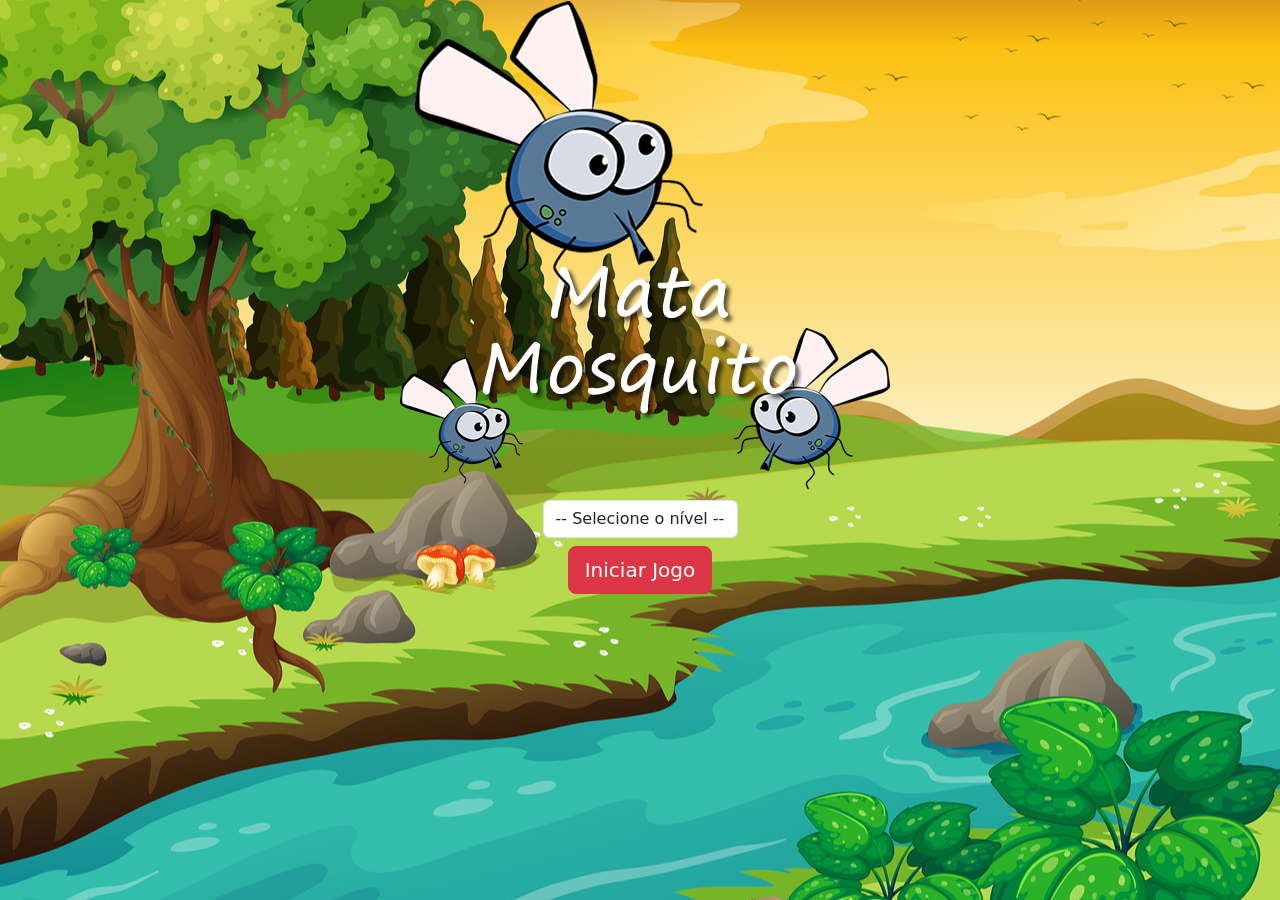
<file: index.html>
<!doctype html>
<html lang="en">
  <head>
    <meta charset="UTF-8" />
    <meta name="viewport" content="width=device-width, initial-scale=1.0" />
    <title>Document</title>

    <link
      rel="stylesheet"
      href="https://cdn.jsdelivr.net/npm/bootstrap@5.3.8/dist/css/bootstrap.min.css"
      rel="stylesheet"
      integrity="sha384-sRIl4kxILFvY47J16cr9ZwB07vP4J8+LH7qKQnuqkuIAvNWLzeN8tE5YBujZqJLB"
      crossorigin="anonymous"
    />

    <link rel="stylesheet" href="estilo.css" />

    <script>
      function iniciarJogo() {
        var nivel = document.getElementById("nivel").value;

        if (nivel === "") {
          alert("Selecione um nível para iniciar o jogo");
          return false;
        }

        window.location.href = "app.html?" + nivel;
      }
    </script>
  </head>
  <body>
    <div class="container">
      <div class="row">
        <div class="col">
          <div class="d-flex justify-content-center">
            <img src="imagens/game.png" alt="" />
          </div>
        </div>
      </div>

      <div class="row">
        <div class="col">
          <div class="d-flex justify-content-center">
            <div class="mb-2">
              <select class="form-control" id="nivel">
                <option value="">-- Selecione o nível --</option>
                <option value="normal">Normal</option>
                <option value="dificil">Difícil</option>
                <option value="chucknorris">Chuck Norris</option>
              </select>
            </div>
          </div>
        </div>
      </div>

      <div class="row">
        <div class="col">
          <div class="d-flex justify-content-center">
            <button
              type="button"
              class="btn btn-danger btn-lg"
              onclick="iniciarJogo()"
            >
              Iniciar Jogo
            </button>
          </div>
        </div>
      </div>
    </div>
  </body>
</html>
</file>
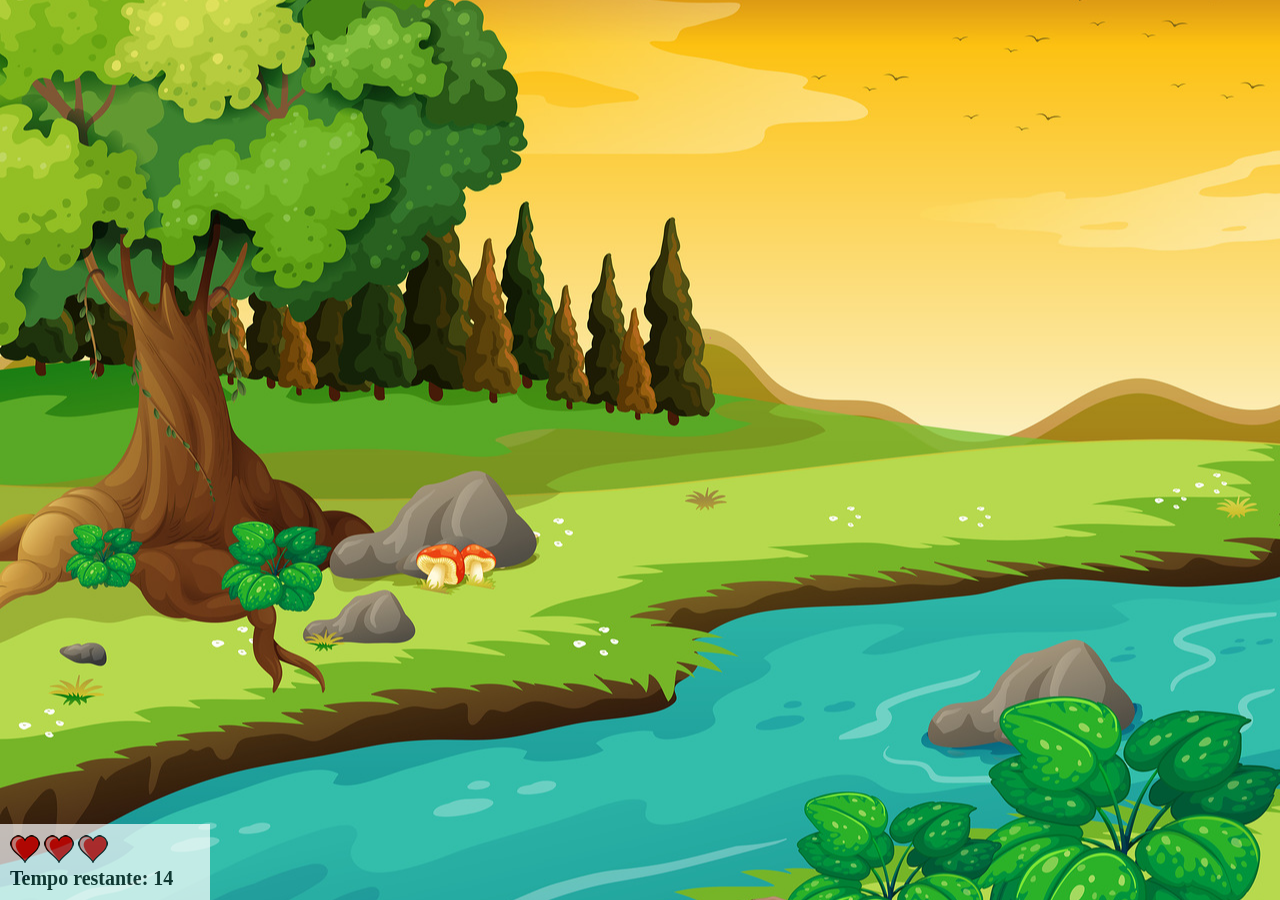
<file: app.html>
<!doctype html>
<html lang="en">
  <head>
    <meta charset="UTF-8" />
    <meta name="viewport" content="width=device-width, initial-scale=1.0" />
    <title>Document</title>

    <link rel="stylesheet" href="estilo.css" />
    <script src="jogo.js"></script>
  </head>
  <body onresize="ajustaTamanhoPalcoJogo()">
    <div class="painel">
      <div class="vidas">
        <img id="v1" src="imagens/coracao_cheio.png" alt="" />
        <img id="v2" src="imagens/coracao_cheio.png" alt="" />
        <img id="v3" src="imagens/coracao_cheio.png" alt="" />
      </div>

      <div class="cronometro">
        Tempo restante: <span id="cronometro"></span>
      </div>
    </div>

    <script>
      document.getElementById("cronometro").innerHTML = tempo;

      var criaMosca = setInterval(function () {
        posicaoRandomica();
      }, criaMoscaTempo);
    </script>
  </body>
</html>
</file>
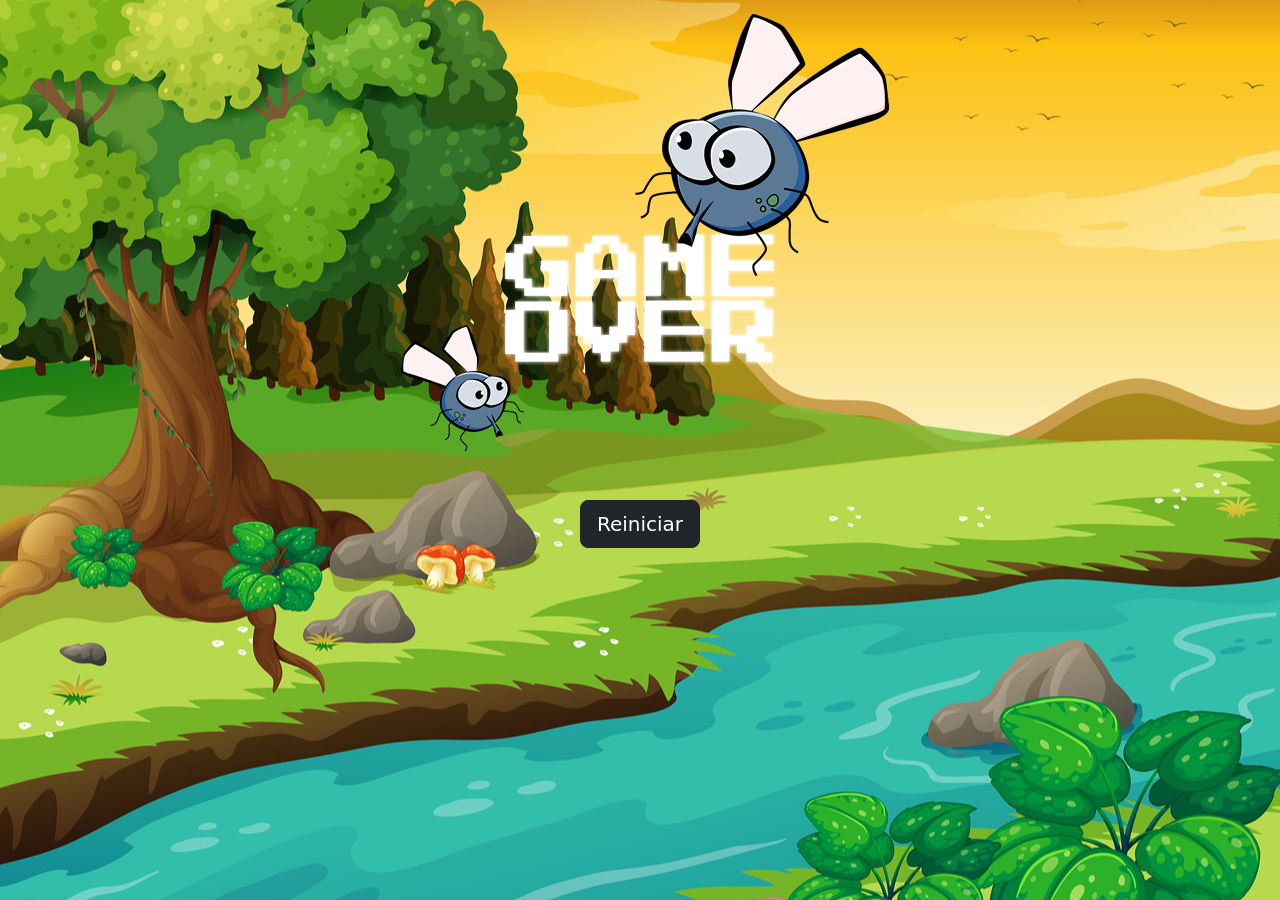
<file: fim_de_jogo.html>
<!doctype html>
<html lang="en">
  <head>
    <meta charset="UTF-8" />
    <meta name="viewport" content="width=device-width, initial-scale=1.0" />
    <title>Document</title>

    <link
      rel="stylesheet"
      href="https://cdn.jsdelivr.net/npm/bootstrap@5.3.8/dist/css/bootstrap.min.css"
      rel="stylesheet"
      integrity="sha384-sRIl4kxILFvY47J16cr9ZwB07vP4J8+LH7qKQnuqkuIAvNWLzeN8tE5YBujZqJLB"
      crossorigin="anonymous"
    />

    <link rel="stylesheet" href="estilo.css" />
  </head>
  <body>
    <div class="container">
      <div class="row">
        <div class="col">
          <div class="d-flex justify-content-center">
            <img src="imagens/game_over.png" alt="" />
          </div>
        </div>
      </div>

      <div class="row">
        <div class="col">
          <div class="d-flex justify-content-center">
            <button
              type="button"
              class="btn btn-dark btn-lg"
              onclick="window.location.href = 'index.html'"
            >
              Reiniciar
            </button>
          </div>
        </div>
      </div>
    </div>
  </body>
</html>
</file>
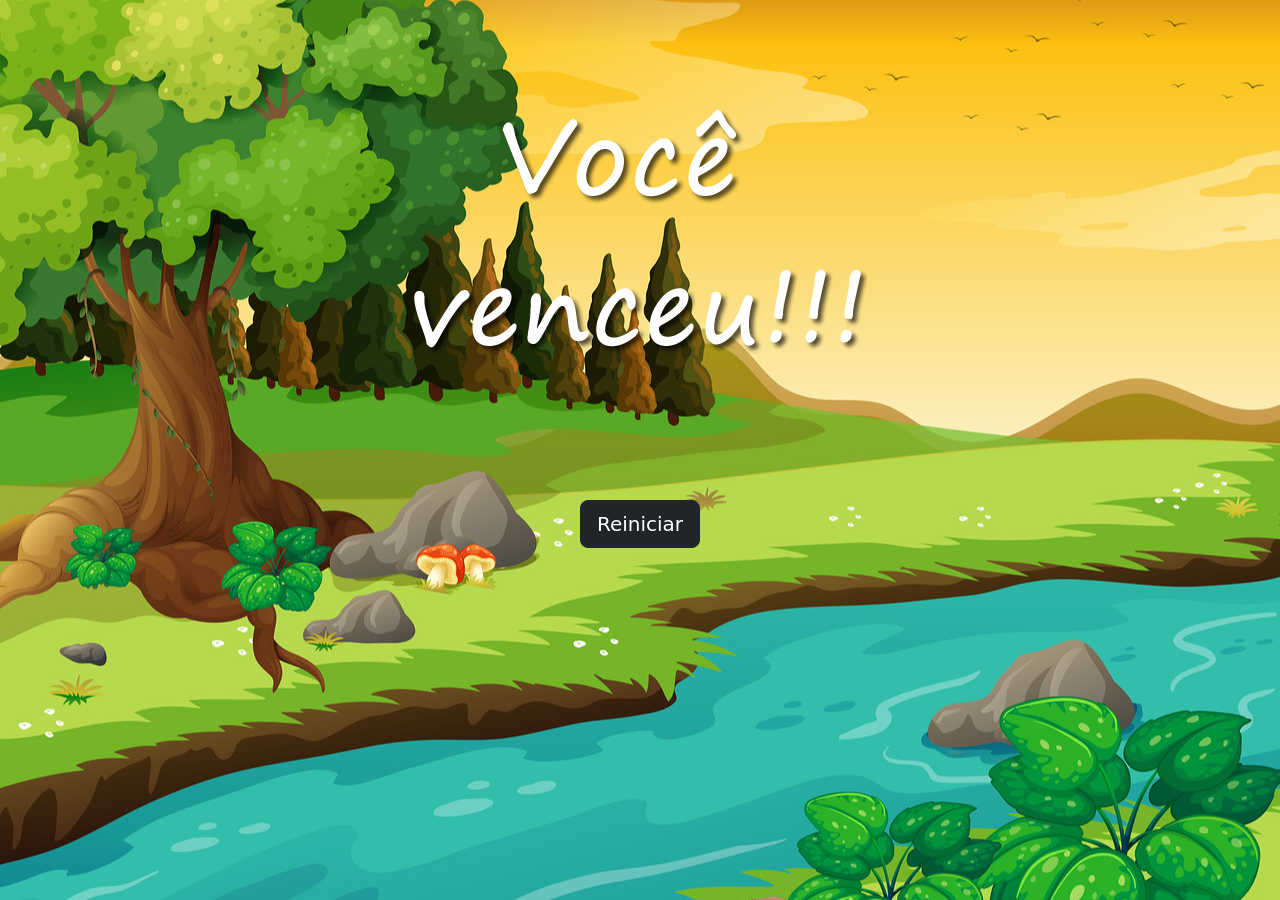
<file: vitoria.html>
<!doctype html>
<html lang="en">
  <head>
    <meta charset="UTF-8" />
    <meta name="viewport" content="width=device-width, initial-scale=1.0" />
    <title>Document</title>

    <link
      rel="stylesheet"
      href="https://cdn.jsdelivr.net/npm/bootstrap@5.3.8/dist/css/bootstrap.min.css"
      rel="stylesheet"
      integrity="sha384-sRIl4kxILFvY47J16cr9ZwB07vP4J8+LH7qKQnuqkuIAvNWLzeN8tE5YBujZqJLB"
      crossorigin="anonymous"
    />

    <link rel="stylesheet" href="estilo.css" />
  </head>
  <body>
    <div class="container">
      <div class="row">
        <div class="col">
          <div class="d-flex justify-content-center">
            <img src="imagens/vitoria.png" alt="" />
          </div>
        </div>
      </div>

      <div class="row">
        <div class="col">
          <div class="d-flex justify-content-center">
            <button
              type="button"
              class="btn btn-dark btn-lg"
              onclick="window.location.href = 'index.html'"
            >
              Reiniciar
            </button>
          </div>
        </div>
      </div>
    </div>
  </body>
</html>
</file>
<file: estilo.css>
html {
  cursor:
    url(imagens/mata_mosca.png) 30 30,
    auto;
}

body {
  background-image: url("imagens/bg.jpg");
  background-repeat: no-repeat;
  background-size: cover;
  background-position: center;
  background-attachment: fixed;
}

.mosca1 {
  width: 50px;
  height: 50px;
}

.mosca2 {
  width: 70px;
  height: 70px;
}

.mosca3 {
  width: 90px;
  height: 90px;
}

.ladoA {
  transform: scaleX(1);
}

.ladoB {
  transform: scaleX(-1);
}

.painel {
  position: absolute;
  width: 190px;
  padding: 10px;
  left: 0px;
  bottom: 0px;
  border-top: solid 1px #fff;
  background-color: #fff;
  opacity: 0.7;
}

.vidas {
  float: left;
}

.cronometro {
  float: left;
  font-size: 20px;
  font-weight: bold;
}
</file>
